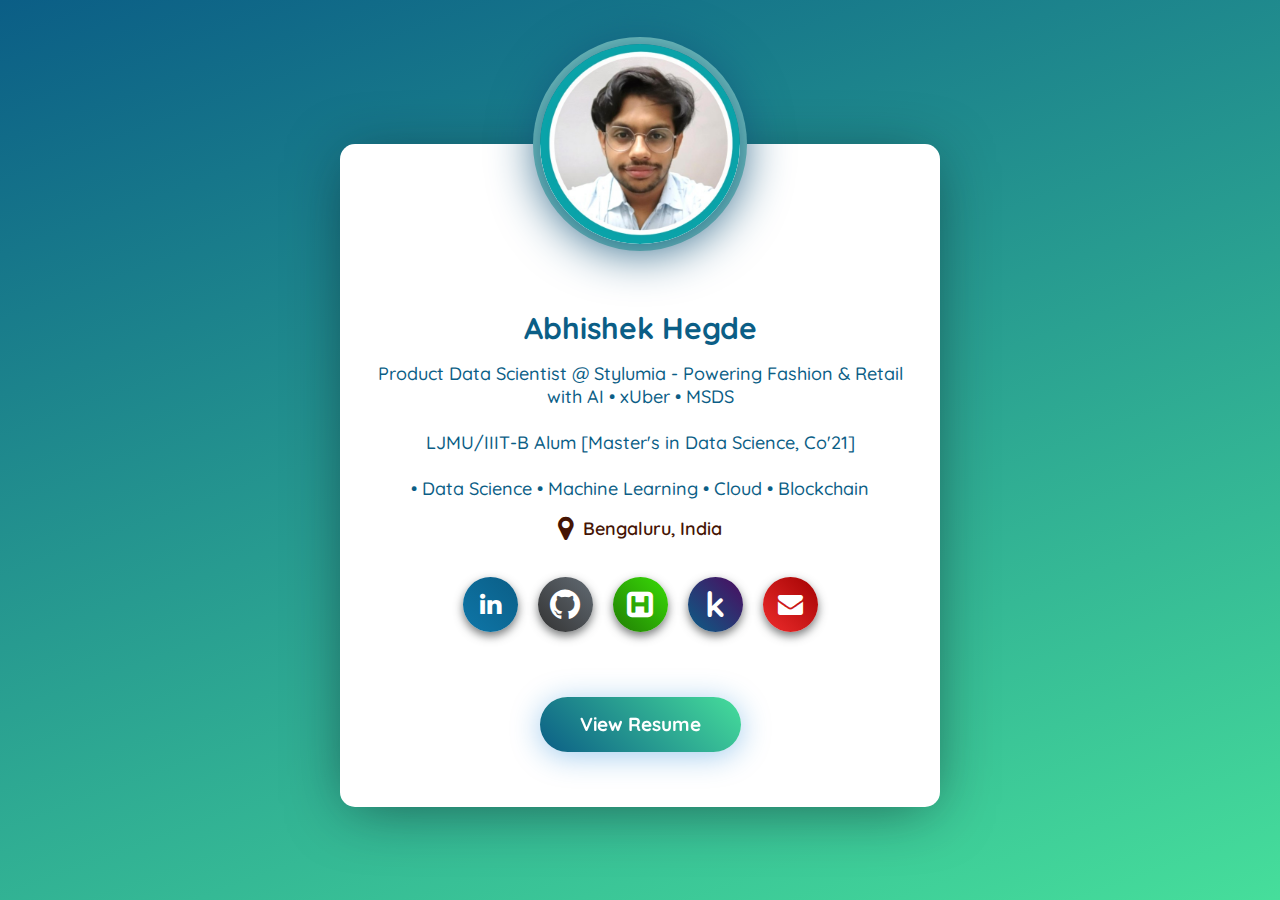
<file: index.html>
<!DOCTYPE html>
<html lang="en">

<head>
  <meta charset="UTF-8">
  <meta name="viewport" content="width=device-width, initial-scale=1.0">
  <meta http-equiv="X-UA-Compatible" content="ie=edge">
  <title>Abhishek Hegde</title>

  <!-- Favicon -->
  <link rel="shortcut icon" href="/favicon.ico" type="image/x-icon">
  <link rel="icon" href="/favicon.ico" type="image/x-icon">

  <!-- Custom CSS -->
  <link href="css/style.css" type="text/css" rel="stylesheet" />
  <link href="https://cdnjs.cloudflare.com/ajax/libs/font-awesome/4.7.0/css/font-awesome.min.css" rel="stylesheet">

  <!-- <script src='https://kit.fontawesome.com/a076d05399.js'></script> -->
</head>

<body>

  <div class="wrapper">
    <div class="profile-card">
      <div class="profile-card__img">
        <img src="img/dp1.jfif" alt="profile card">
      </div>

      <div class="profile-card__cnt">
        <div class="profile-card__name">Abhishek Hegde</div>
        <div class="profile-card__txt">Product Data Scientist @ Stylumia - Powering Fashion & Retail with AI • xUber • MSDS <br/><br/> LJMU/IIIT-B Alum [Master's in Data Science, Co'21] <br/><br/> • Data Science • Machine Learning • Cloud • Blockchain </div>
        <div class="profile-card-loc">
          <span class="profile-card-loc__icon">
            <i class="fa fa-map-marker"></i>
          </span>

          <span class="profile-card-loc__txt">
            Bengaluru, India
          </span>
        </div>


        <div class="profile-card-social">
          <a href="https://www.linkedin.com/in/reachASH/" class="profile-card-social__item linkedin"
            target="_blank">
            <span class="icon-font">
              <i class="fa fa-linkedin"></i>
            </span>
          </a>
          <a href="https://github.com/ash-code007" class="profile-card-social__item github" style='font-size:35px;' target="_blank">
            <span class="icon-font">
              <i class="fa fa-github"></i>
            </span>
          </a>
          <a href="https://www.hackerrank.com/AshCodez" class="profile-card-social__item hackerrank " target="_blank">
            <span class="icon-font">
              <i class="fa fa-h-square" style='font-size:30px;color:white;'></i>
            </span>
          </a>
          <a href="https://www.kaggle.com/abhishekhegde1998" class="profile-card-social__item kaggle" style='font-size:35px;' target="_blank">
            <span class="icon-font">
              <b>k</b>
            </span>
          </a>
          <a href="mailto: abhishek1998hegde@gmail.com" class="profile-card-social__item gmail" target="_blank">
            <span class="icon-font">
              <i class="fa fa-envelope"></i>
            </span>
          </a>
        </div>

        <div class="profile-card-ctr">
          <form action="resume.html">
            <button type="submit" class="profile-card__button button--red js-message-btn">View Resume</button>
          </form>
        </div>
      </div>
    </div>
  </div>
</body>

</html>
</file>
<file: css/style.css>
@import url('https://fonts.googleapis.com/css?family=Quicksand:400,500,700&subset=latin-ext');
html {
  position: relative;
  overflow-x: hidden !important;
}

* {
  box-sizing: border-box;
}

body {
  margin: 0px;
  font-family: 'Quicksand', sans-serif;
  color: #d2b81a;
}

a,
a:hover {
  text-decoration: none;
}

.icon {
  display: inline-block;
  width: 1em;
  height: 1em;
  stroke-width: 0;
  stroke: currentColor;
  fill: currentColor;
}

.wrapper {
  width: 100%;
  width: 100%;
  height: auto;
  min-height: 100vh;
  padding: 50px 20px;
  padding-top: 100px;
  display: flex;
  background-image: linear-gradient(-20deg, #46de9b 0%, #0b5e86 100%);
  display: flex;
}

@media screen and (max-width: 768px) {
  .wrapper {
    height: auto;
    min-height: 100vh;
    padding-top: 100px;
  }
}

.profile-card {
  width: 100%;
  min-height: 400px;
  margin: auto;
  box-shadow: 0px 8px 60px -10px rgba(13, 28, 39, 0.6);
  background: #fff;
  border-radius: 15px;
  max-width: 600px;
  position: relative;
}

.profile-card.active .profile-card__cnt {
  filter: blur(6px);
}

.profile-card.active .profile-card-message,
.profile-card.active .profile-card__overlay {
  opacity: 1;
  pointer-events: auto;
  transition-delay: 0.1s;
}

.profile-card.active .profile-card-form {
  transform: none;
  transition-delay: 0.1s;
}

.profile-card__img {
  width: 200px;
  height: 200px;
  margin-left: auto;
  margin-right: auto;
  transform: translateY(-50%);
  border-radius: 50%;
  border-color:  #d2b81a;
  overflow: hidden;
  position: relative;
  z-index: 4;
  box-shadow: 0px 5px 50px 0px #13547a, 0px 0px 0px 7px #80d0c7;
}

@media screen and (max-width: 576px) {
  .profile-card__img {
    width: 150px;
    height: 150px;
  }
}

.profile-card__img img {
  display: block;
  width: 100%;
  height: 100%;
  object-fit: cover;
  border-radius: 50%;
  border-color:  white;
}

.profile-card__cnt {
  margin-top: -35px;
  text-align: center;
  padding: 0 20px;
  padding-bottom: 40px;
  transition: all 0.3s;
}

.profile-card__name {
  font-weight: 700;
  font-size: 30px;
  color: #0b5e86;
  margin-bottom: 15px;
}

.profile-card__txt {
  font-size: 18px;
  font-weight: 500;
  color: #0b5e86;
  margin-bottom: 15px;
}

.profile-card__txt strong {
  font-weight: 700;
}

.profile-card-loc {
  display: flex;
  justify-content: center;
  align-items: center;
  color: #451404;
  font-size: 18px;
  font-weight: 600;
}

.profile-card-loc__icon {
  display: inline-flex;
  font-size: 27px;
  margin-right: 10px;
}

.profile-card-inf {
  display: flex;
  justify-content: center;
  flex-wrap: wrap;
  align-items: flex-start;
  margin-top: 35px;
}

.profile-card-inf__item {
  padding: 10px 35px;
  min-width: 150px;
}

@media screen and (max-width: 768px) {
  .profile-card-inf__item {
    padding: 10px 20px;
    min-width: 120px;
  }
}

.profile-card-inf__title {
  font-weight: 700;
  font-size: 27px;
  color: #324e63;
}

.profile-card-inf__txt {
  font-weight: 500;
  margin-top: 7px;
}

.profile-card-social {
  margin-top: 25px;
  display: flex;
  justify-content: center;
  align-items: center;
  flex-wrap: wrap;
}

.profile-card-social__item {
  display: inline-flex;
  width: 55px;
  height: 55px;
  margin: 10px;
  border-radius: 50%;
  align-items: center;
  justify-content: center;
  color: #fff;
  background: #405de6;
  box-shadow: 0px 7px 30px rgba(43, 98, 169, 0.5);
  position: relative;
  font-size: 25px;
  flex-shrink: 0;
  transition: all 0.3s;
}

@media screen and (max-width: 768px) {
  .profile-card-social__item {
    width: 50px;
    height: 50px;
    margin: 5px;
  }
}

@media screen and (min-width: 768px) {
  .profile-card-social__item:hover {
    transform: scale(1.2);
  }
}

.profile-card-social__item.linkedin {
  background: linear-gradient(45deg, #0e76a8, #0b5e86);
  box-shadow: 0px 4px 10px rgba(63, 65, 67, 0.7);
}

.profile-card-social__item.github {
  background: linear-gradient(45deg, #333, #626b73);
  box-shadow: 0px 4px 10px rgba(63, 65, 67, 0.7);
}

.profile-card-social__item.hackerrank {
  background: linear-gradient(45deg, #217e04, #39db07);
  box-shadow: 0px 4px 10px rgba(63, 65, 67, 0.7);
}

.profile-card-social__item.gitlab {
  background: linear-gradient(45deg, #d5135a, #f05924);
  box-shadow: 0px 4px 10px rgba(223, 45, 70, 0.7);
}

.profile-card-social__item.kaggle {
  background: linear-gradient(45deg, #0b5e86, #4C0B5F);
  box-shadow: 0px 4px 10px rgba(63, 65, 67, 0.7);
}

.profile-card-social__item.medium {
  background: linear-gradient(45deg, #00ab6c, #08ca83);
  box-shadow: 0px 4px 10px rgba(63, 65, 67, 0.7);
}

.profile-card-social__item.twitter {
  background: linear-gradient(45deg, #1da1f2, #0e71c8);
  box-shadow: 0px 4px 10px rgba(63, 65, 67, 0.7);
}

.profile-card-social__item.gmail {
  background: linear-gradient(45deg, #ee2c2c, #a30303);
  box-shadow: 0px 4px 10px rgba(63, 65, 67, 0.7);
}

.profile-card-social .icon-font {
  display: inline-flex;
}

.profile-card-ctr {
  display: flex;
  justify-content: center;
  align-items: center;
  margin-top: 40px;
}

@media screen and (max-width: 576px) {
  .profile-card-ctr {
    flex-wrap: wrap;
  }
}

.profile-card__button {
  background: none;
  border: none;
  font-family: 'Quicksand', sans-serif;
  font-weight: 700;
  font-size: 19px;
  margin: 15px 35px;
  padding: 15px 40px;
  min-width: 201px;
  border-radius: 50px;
  min-height: 55px;
  color: #fff;
  cursor: pointer;
  backface-visibility: hidden;
  transition: all 0.3s;
}

@media screen and (max-width: 768px) {
  .profile-card__button {
    min-width: 170px;
    margin: 15px 25px;
  }
}

@media screen and (max-width: 576px) {
  .profile-card__button {
    min-width: inherit;
    margin: 0;
    margin-bottom: 16px;
    width: 100%;
    max-width: 300px;
  }
  .profile-card__button:last-child {
    margin-bottom: 0;
  }
}

.profile-card__button:focus {
  outline: none !important;
}

@media screen and (min-width: 768px) {
  .profile-card__button:hover {
    transform: translateY(-5px);
  }
}

.profile-card__button:first-child {
  margin-left: 0;
}

.profile-card__button:last-child {
  margin-right: 0;
}

.profile-card__button.button--blue {
  background: linear-gradient(45deg, #601c05, #ba3204);
  box-shadow: 0px 4px 30px rgba(19, 127, 212, 0.4);
}

.profile-card__button.button--blue:hover {
  box-shadow: 0px 7px 30px rgba(19, 127, 212, 0.75);
}

.profile-card__button.button--red {
  background: linear-gradient(45deg, #0b5e86, #46de9b);
  box-shadow: 0px 4px 30px rgba(19, 127, 212, 0.4);
}

.profile-card__button.button--red:hover {
  box-shadow: 0px 7px 30px rgba(19, 127, 212, 0.75);
}

.profile-card__button.button--gray {
  box-shadow: none;
  background: #dcdcdc;
  color: #142029;
}

.profile-card__overlay {
  width: 100%;
  height: 100%;
  position: absolute;
  top: 0;
  left: 0;
  pointer-events: none;
  opacity: 0;
  background: rgba(22, 33, 72, 0.35);
  border-radius: 12px;
  transition: all 0.3s;
}
</file>
